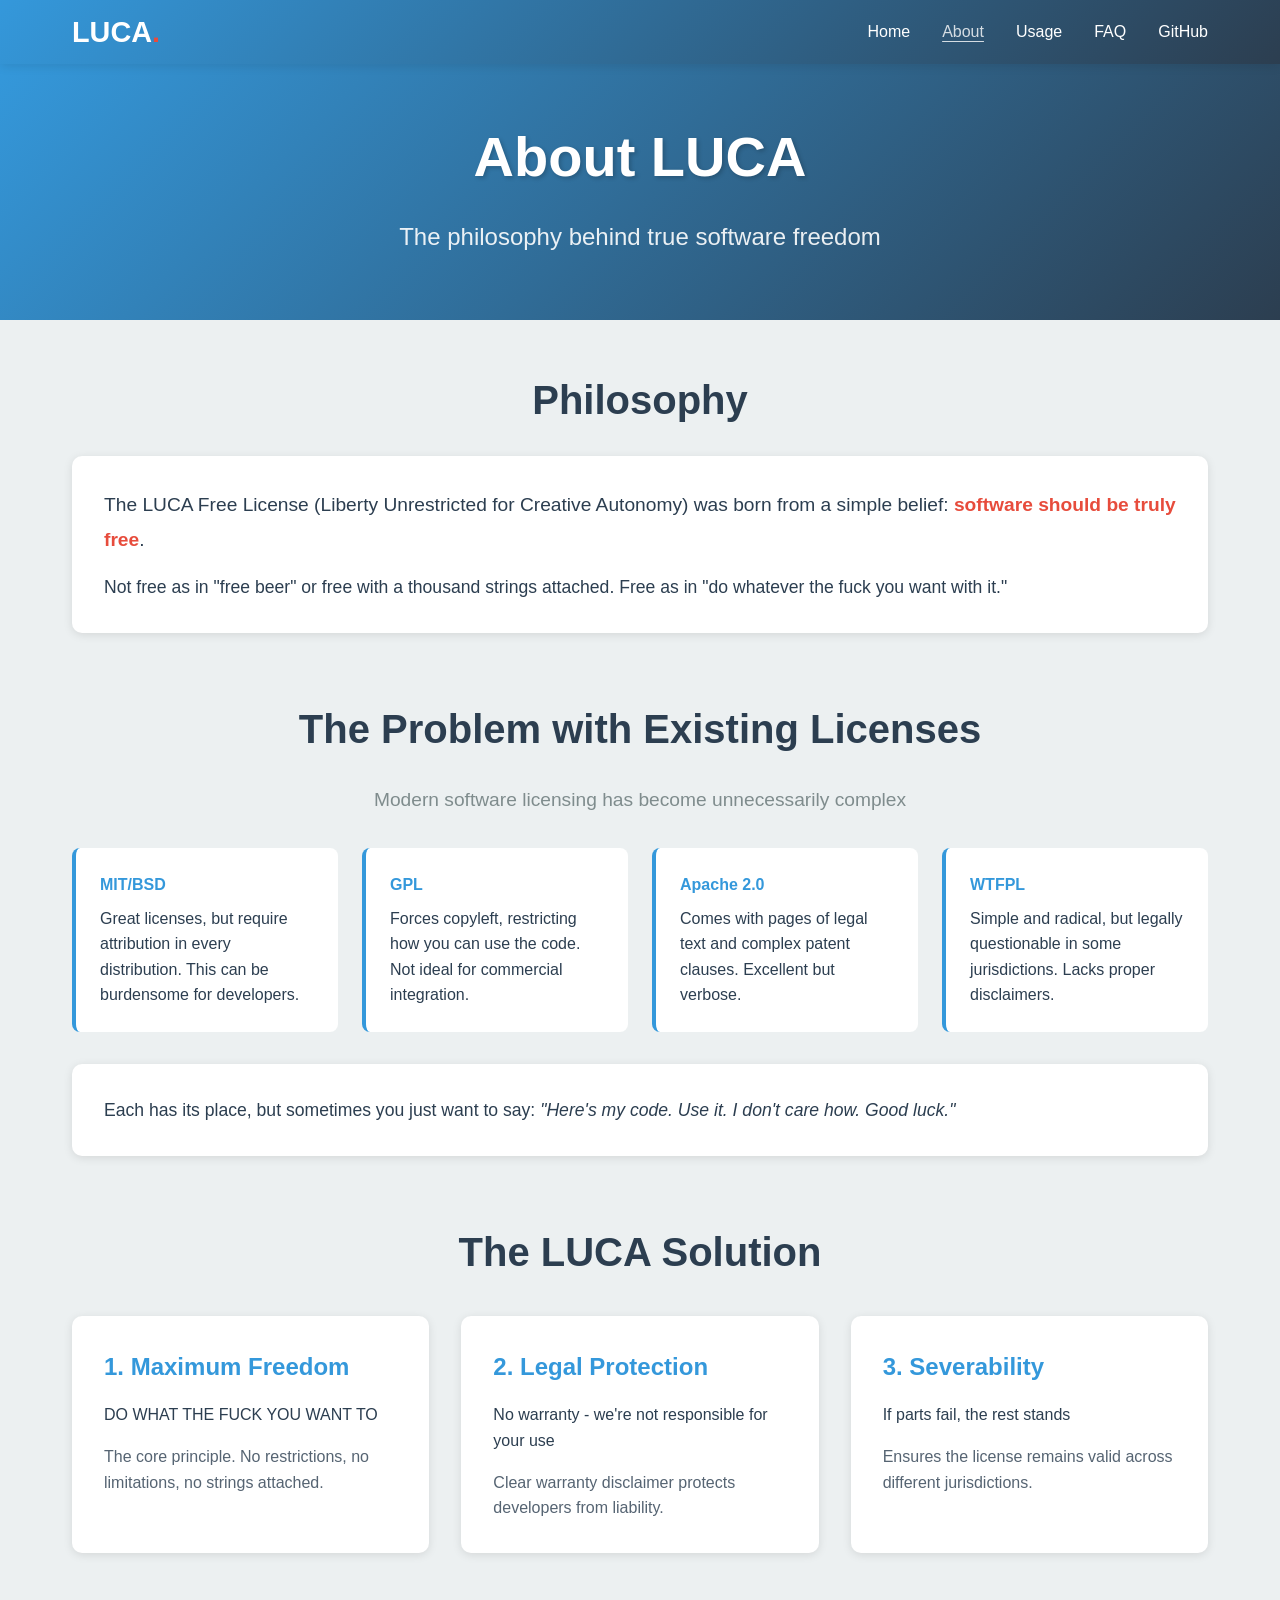
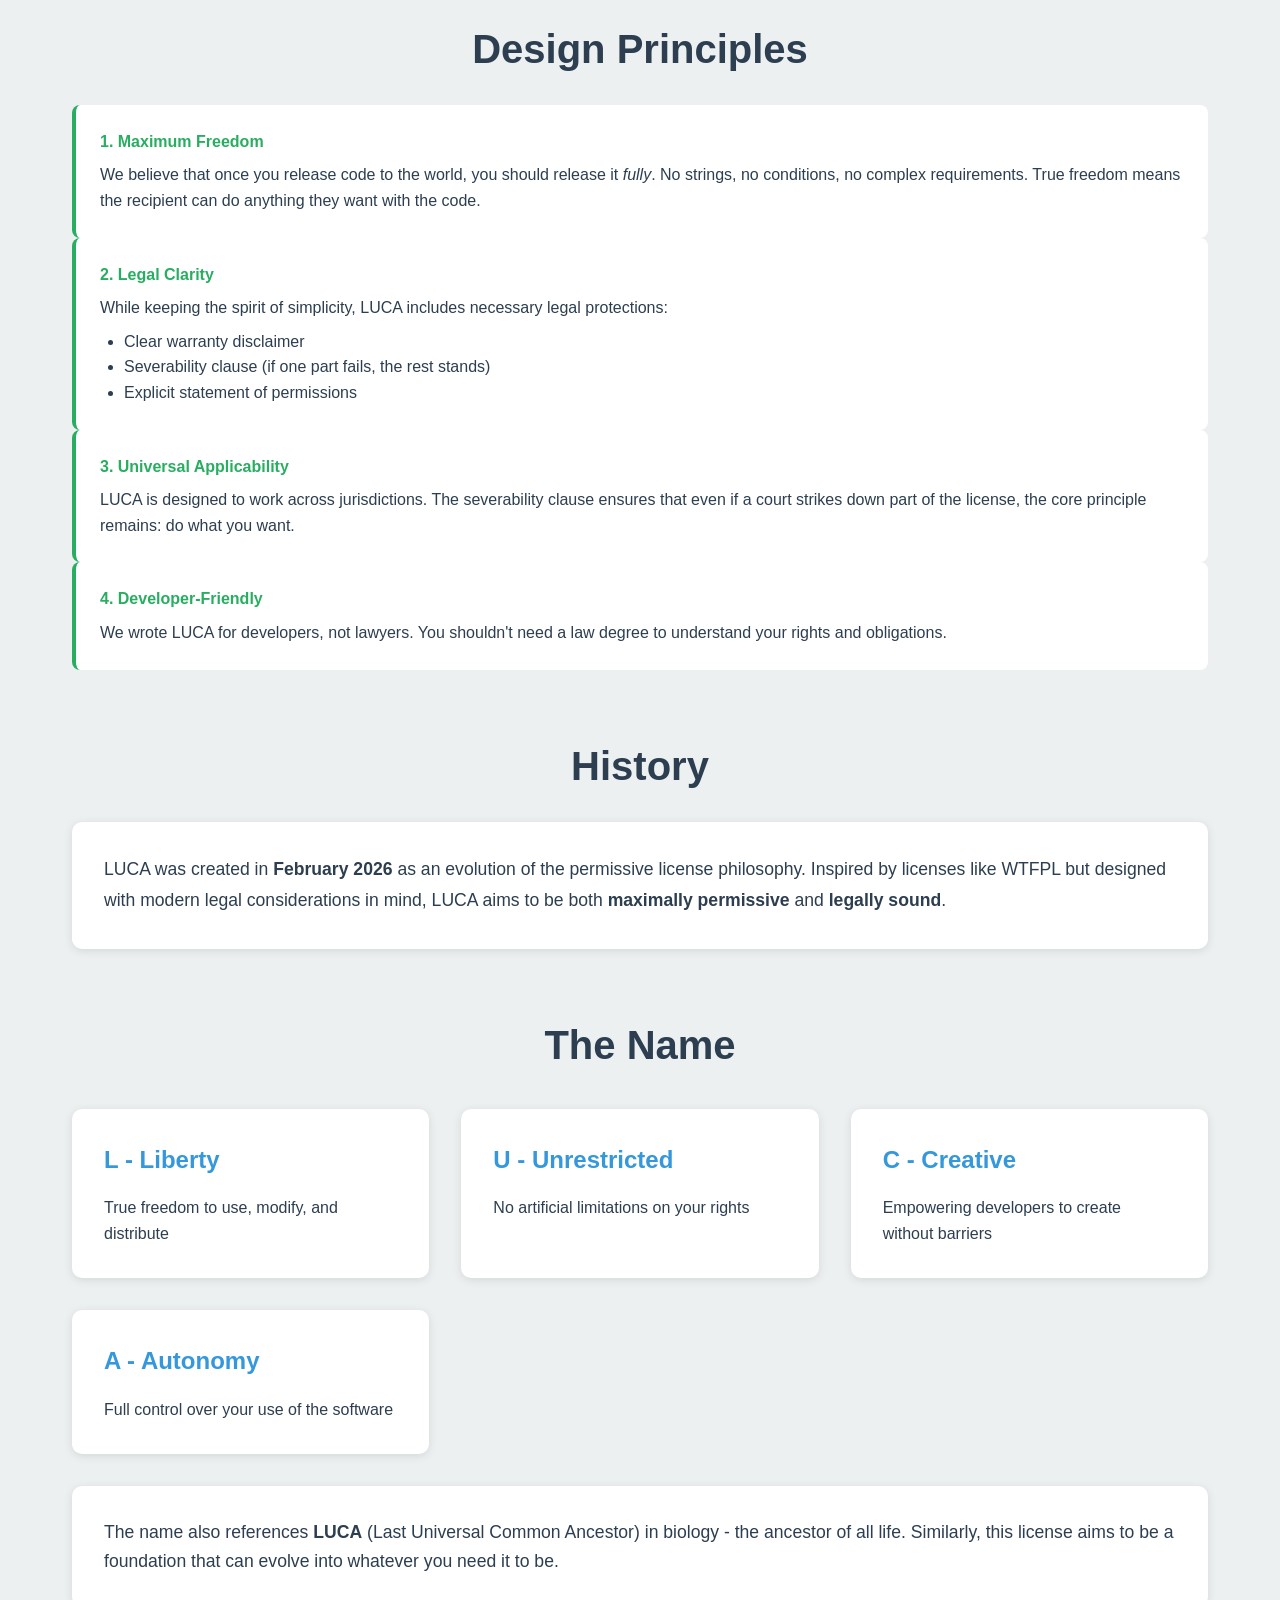
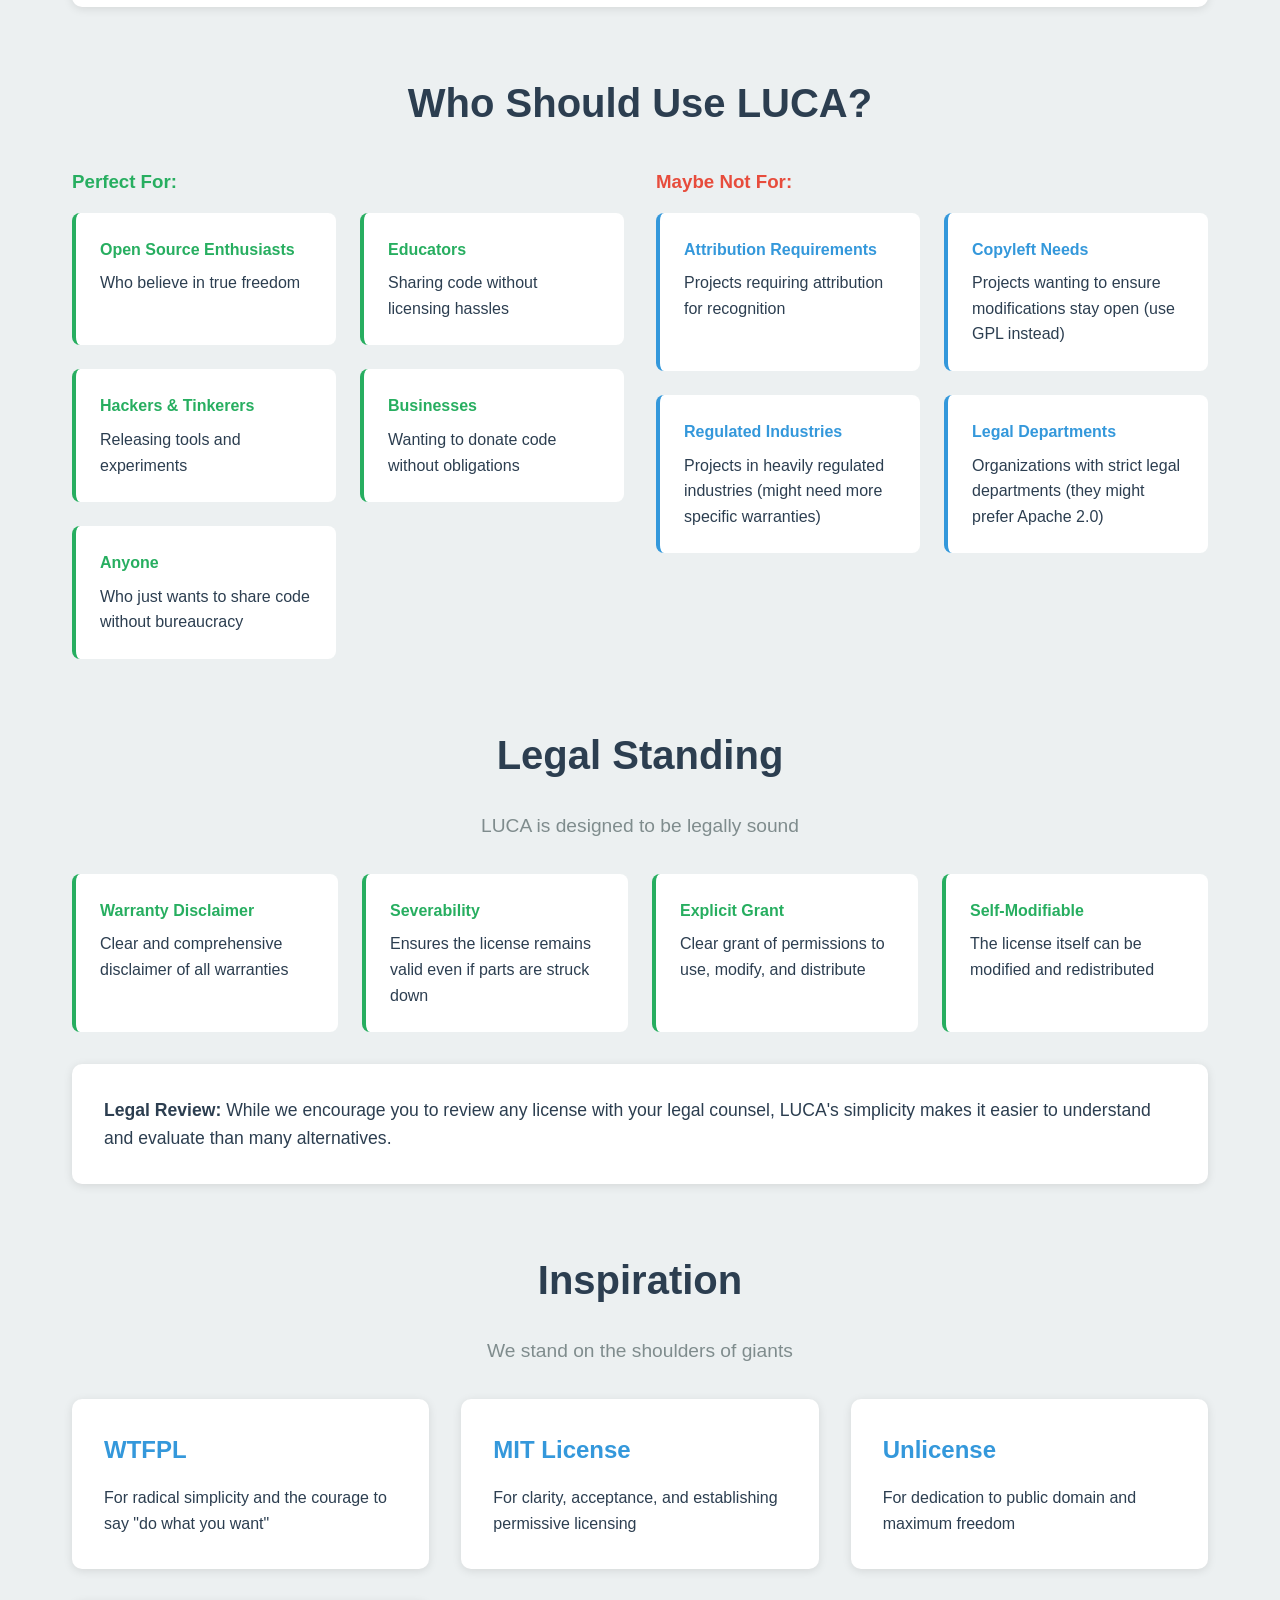
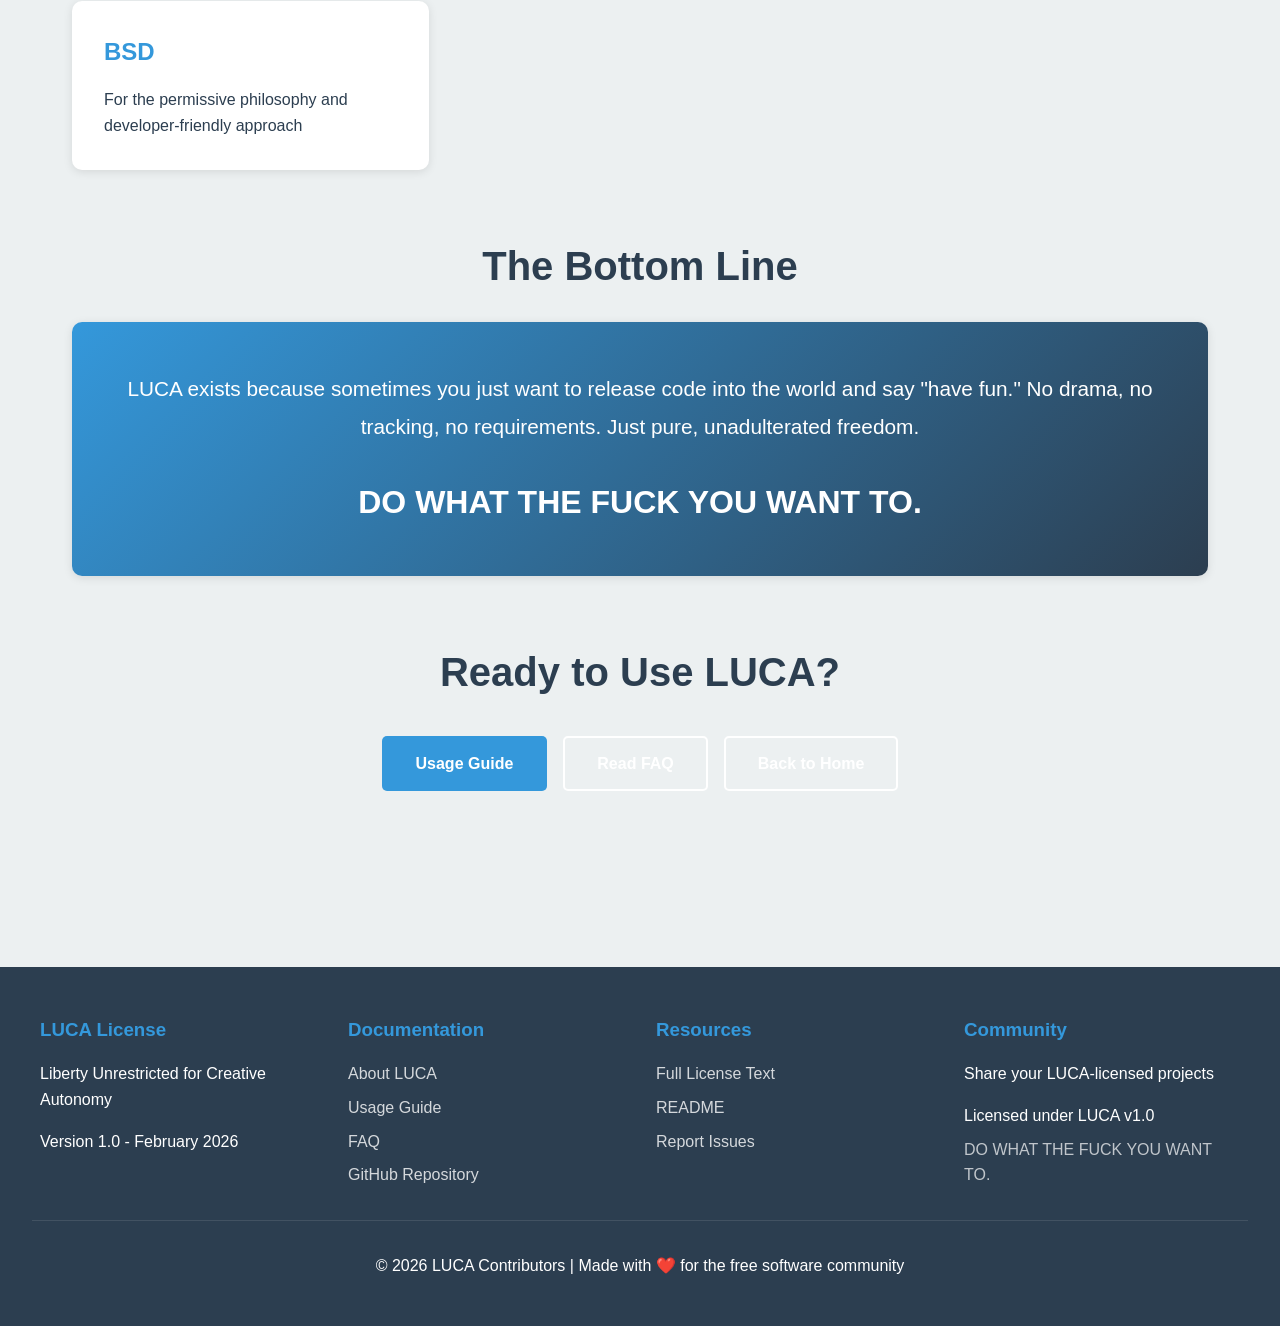
<file: docs/about.html>
<!DOCTYPE html>
<html lang="en">
<head>
    <meta charset="UTF-8">
    <meta name="viewport" content="width=device-width, initial-scale=1.0">
    <meta name="description" content="About LUCA Free License - Philosophy, design principles, and background.">
    <!-- Open Graph -->
    <meta property="og:type"        content="website">
    <meta property="og:url"         content="https://druvx13.github.io/LUCA/about.html">
    <meta property="og:title"       content="About LUCA - LUCA Free License">
    <meta property="og:description" content="The philosophy behind true software freedom - LUCA Free License.">
    <!-- Twitter Card -->
    <meta name="twitter:card"        content="summary">
    <meta name="twitter:title"       content="About LUCA - LUCA Free License">
    <meta name="twitter:description" content="The philosophy behind true software freedom.">
    <title>About LUCA - LUCA Free License</title>
    <link rel="stylesheet" href="style.css">
</head>
<body>
    <a href="#main-content" class="skip-link">Skip to main content</a>

    <header>
        <nav aria-label="Primary navigation">
            <a href="index.html" class="logo" aria-label="LUCA home">LUCA<span>.</span></a>
            <button class="hamburger" id="hamburger" aria-controls="nav-menu" aria-expanded="false" aria-label="Toggle navigation">
                <span></span>
                <span></span>
                <span></span>
            </button>
            <ul id="nav-menu" role="list">
                <li><a href="index.html">Home</a></li>
                <li><a href="about.html">About</a></li>
                <li><a href="usage.html">Usage</a></li>
                <li><a href="faq.html">FAQ</a></li>
                <li><a href="https://github.com/druvx13/LUCA" target="_blank" rel="noopener noreferrer">GitHub</a></li>
            </ul>
        </nav>
    </header>

    <section class="hero" style="padding: 3rem 2rem;">
        <h1>About LUCA</h1>
        <p class="subtitle">The philosophy behind true software freedom</p>
    </section>

    <main id="main-content">
    <div class="container">
        <section class="section">
            <h2 class="section-title">Philosophy</h2>
            
            <div class="card">
                <p style="font-size: 1.2rem; line-height: 1.8;">
                    The LUCA Free License (Liberty Unrestricted for Creative Autonomy) was born from a simple belief: 
                    <strong class="highlight">software should be truly free</strong>.
                </p>
                <p style="margin-top: 1rem; font-size: 1.1rem;">
                    Not free as in "free beer" or free with a thousand strings attached. 
                    Free as in "do whatever the fuck you want with it."
                </p>
            </div>
        </section>

        <section class="section">
            <h2 class="section-title">The Problem with Existing Licenses</h2>
            <p class="section-subtitle">Modern software licensing has become unnecessarily complex</p>
            
            <div class="features">
                <div class="feature">
                    <h4>MIT/BSD</h4>
                    <p>Great licenses, but require attribution in every distribution. This can be burdensome for developers.</p>
                </div>
                
                <div class="feature">
                    <h4>GPL</h4>
                    <p>Forces copyleft, restricting how you can use the code. Not ideal for commercial integration.</p>
                </div>
                
                <div class="feature">
                    <h4>Apache 2.0</h4>
                    <p>Comes with pages of legal text and complex patent clauses. Excellent but verbose.</p>
                </div>
                
                <div class="feature">
                    <h4>WTFPL</h4>
                    <p>Simple and radical, but legally questionable in some jurisdictions. Lacks proper disclaimers.</p>
                </div>
            </div>
            
            <div class="card mt-2">
                <p style="font-size: 1.1rem;">
                    Each has its place, but sometimes you just want to say: 
                    <em>"Here's my code. Use it. I don't care how. Good luck."</em>
                </p>
            </div>
        </section>

        <section class="section">
            <h2 class="section-title">The LUCA Solution</h2>
            
            <div class="cards">
                <div class="card">
                    <h3>1. Maximum Freedom</h3>
                    <p>DO WHAT THE FUCK YOU WANT TO</p>
                    <p style="margin-top: 1rem; opacity: 0.8;">The core principle. No restrictions, no limitations, no strings attached.</p>
                </div>
                
                <div class="card">
                    <h3>2. Legal Protection</h3>
                    <p>No warranty - we're not responsible for your use</p>
                    <p style="margin-top: 1rem; opacity: 0.8;">Clear warranty disclaimer protects developers from liability.</p>
                </div>
                
                <div class="card">
                    <h3>3. Severability</h3>
                    <p>If parts fail, the rest stands</p>
                    <p style="margin-top: 1rem; opacity: 0.8;">Ensures the license remains valid across different jurisdictions.</p>
                </div>
            </div>
        </section>

        <section class="section">
            <h2 class="section-title">Design Principles</h2>
            
            <div class="feature success">
                <h4>1. Maximum Freedom</h4>
                <p>We believe that once you release code to the world, you should release it <em>fully</em>. No strings, no conditions, no complex requirements. True freedom means the recipient can do anything they want with the code.</p>
            </div>
            
            <div class="feature success">
                <h4>2. Legal Clarity</h4>
                <p>While keeping the spirit of simplicity, LUCA includes necessary legal protections:</p>
                <ul style="margin-top: 0.5rem; margin-left: 1.5rem;">
                    <li>Clear warranty disclaimer</li>
                    <li>Severability clause (if one part fails, the rest stands)</li>
                    <li>Explicit statement of permissions</li>
                </ul>
            </div>
            
            <div class="feature success">
                <h4>3. Universal Applicability</h4>
                <p>LUCA is designed to work across jurisdictions. The severability clause ensures that even if a court strikes down part of the license, the core principle remains: do what you want.</p>
            </div>
            
            <div class="feature success">
                <h4>4. Developer-Friendly</h4>
                <p>We wrote LUCA for developers, not lawyers. You shouldn't need a law degree to understand your rights and obligations.</p>
            </div>
        </section>

        <section class="section">
            <h2 class="section-title">History</h2>
            
            <div class="card">
                <p style="font-size: 1.1rem; line-height: 1.8;">
                    LUCA was created in <strong>February 2026</strong> as an evolution of the permissive license philosophy. 
                    Inspired by licenses like WTFPL but designed with modern legal considerations in mind, 
                    LUCA aims to be both <strong>maximally permissive</strong> and <strong>legally sound</strong>.
                </p>
            </div>
        </section>

        <section class="section">
            <h2 class="section-title">The Name</h2>
            
            <div class="cards">
                <div class="card">
                    <h3>L - Liberty</h3>
                    <p>True freedom to use, modify, and distribute</p>
                </div>
                
                <div class="card">
                    <h3>U - Unrestricted</h3>
                    <p>No artificial limitations on your rights</p>
                </div>
                
                <div class="card">
                    <h3>C - Creative</h3>
                    <p>Empowering developers to create without barriers</p>
                </div>
                
                <div class="card">
                    <h3>A - Autonomy</h3>
                    <p>Full control over your use of the software</p>
                </div>
            </div>
            
            <div class="card mt-2">
                <p style="font-size: 1.1rem;">
                    The name also references <strong>LUCA</strong> (Last Universal Common Ancestor) in biology - 
                    the ancestor of all life. Similarly, this license aims to be a foundation that can evolve into whatever you need it to be.
                </p>
            </div>
        </section>

        <section class="section">
            <h2 class="section-title">Who Should Use LUCA?</h2>
            
            <div class="two-col-grid">
                <div>
                    <h3 style="color: var(--success-color); margin-bottom: 1rem;">Perfect For:</h3>
                    <div class="features">
                        <div class="feature success">
                            <h4>Open Source Enthusiasts</h4>
                            <p>Who believe in true freedom</p>
                        </div>
                        <div class="feature success">
                            <h4>Educators</h4>
                            <p>Sharing code without licensing hassles</p>
                        </div>
                        <div class="feature success">
                            <h4>Hackers & Tinkerers</h4>
                            <p>Releasing tools and experiments</p>
                        </div>
                        <div class="feature success">
                            <h4>Businesses</h4>
                            <p>Wanting to donate code without obligations</p>
                        </div>
                        <div class="feature success">
                            <h4>Anyone</h4>
                            <p>Who just wants to share code without bureaucracy</p>
                        </div>
                    </div>
                </div>
                
                <div>
                    <h3 style="color: var(--accent-color); margin-bottom: 1rem;">Maybe Not For:</h3>
                    <div class="features">
                        <div class="feature">
                            <h4>Attribution Requirements</h4>
                            <p>Projects requiring attribution for recognition</p>
                        </div>
                        <div class="feature">
                            <h4>Copyleft Needs</h4>
                            <p>Projects wanting to ensure modifications stay open (use GPL instead)</p>
                        </div>
                        <div class="feature">
                            <h4>Regulated Industries</h4>
                            <p>Projects in heavily regulated industries (might need more specific warranties)</p>
                        </div>
                        <div class="feature">
                            <h4>Legal Departments</h4>
                            <p>Organizations with strict legal departments (they might prefer Apache 2.0)</p>
                        </div>
                    </div>
                </div>
            </div>
        </section>

        <section class="section">
            <h2 class="section-title">Legal Standing</h2>
            <p class="section-subtitle">LUCA is designed to be legally sound</p>
            
            <div class="features">
                <div class="feature success">
                    <h4>Warranty Disclaimer</h4>
                    <p>Clear and comprehensive disclaimer of all warranties</p>
                </div>
                
                <div class="feature success">
                    <h4>Severability</h4>
                    <p>Ensures the license remains valid even if parts are struck down</p>
                </div>
                
                <div class="feature success">
                    <h4>Explicit Grant</h4>
                    <p>Clear grant of permissions to use, modify, and distribute</p>
                </div>
                
                <div class="feature success">
                    <h4>Self-Modifiable</h4>
                    <p>The license itself can be modified and redistributed</p>
                </div>
            </div>
            
            <div class="card mt-2">
                <p style="font-size: 1.1rem;">
                    <strong>Legal Review:</strong> While we encourage you to review any license with your legal counsel, 
                    LUCA's simplicity makes it easier to understand and evaluate than many alternatives.
                </p>
            </div>
        </section>

        <section class="section">
            <h2 class="section-title">Inspiration</h2>
            <p class="section-subtitle">We stand on the shoulders of giants</p>
            
            <div class="cards">
                <div class="card">
                    <h3>WTFPL</h3>
                    <p>For radical simplicity and the courage to say "do what you want"</p>
                </div>
                
                <div class="card">
                    <h3>MIT License</h3>
                    <p>For clarity, acceptance, and establishing permissive licensing</p>
                </div>
                
                <div class="card">
                    <h3>Unlicense</h3>
                    <p>For dedication to public domain and maximum freedom</p>
                </div>
                
                <div class="card">
                    <h3>BSD</h3>
                    <p>For the permissive philosophy and developer-friendly approach</p>
                </div>
            </div>
        </section>

        <section class="section">
            <h2 class="section-title">The Bottom Line</h2>
            
            <div class="card" style="background: linear-gradient(135deg, var(--primary-color) 0%, var(--secondary-color) 100%); color: white; padding: 3rem;">
                <p style="font-size: 1.3rem; line-height: 1.8; text-align: center;">
                    LUCA exists because sometimes you just want to release code into the world and say "have fun." 
                    No drama, no tracking, no requirements. Just pure, unadulterated freedom.
                </p>
                <p style="font-size: 2rem; text-align: center; margin-top: 2rem; font-weight: bold;">
                    DO WHAT THE FUCK YOU WANT TO.
                </p>
            </div>
        </section>

        <section class="section text-center">
            <h2 class="section-title">Ready to Use LUCA?</h2>
            <div class="hero-buttons">
                <a href="usage.html" class="btn btn-primary">Usage Guide</a>
                <a href="faq.html" class="btn btn-secondary">Read FAQ</a>
                <a href="index.html" class="btn btn-secondary">Back to Home</a>
            </div>
        </section>
    </div>
    </main>

    <footer>
        <div class="footer-content">
            <div class="footer-section">
                <h3>LUCA License</h3>
                <p>Liberty Unrestricted for Creative Autonomy</p>
                <p style="margin-top: 1rem;">Version 1.0 - February 2026</p>
            </div>
            
            <div class="footer-section">
                <h3>Documentation</h3>
                <ul>
                    <li><a href="about.html">About LUCA</a></li>
                    <li><a href="usage.html">Usage Guide</a></li>
                    <li><a href="faq.html">FAQ</a></li>
                    <li><a href="https://github.com/druvx13/LUCA" rel="noopener noreferrer">GitHub Repository</a></li>
                </ul>
            </div>
            
            <div class="footer-section">
                <h3>Resources</h3>
                <ul>
                    <li><a href="https://github.com/druvx13/LUCA/blob/main/COPYING" rel="noopener noreferrer">Full License Text</a></li>
                    <li><a href="https://github.com/druvx13/LUCA/blob/main/README.md" rel="noopener noreferrer">README</a></li>
                    <li><a href="https://github.com/druvx13/LUCA/issues" rel="noopener noreferrer">Report Issues</a></li>
                </ul>
            </div>
            
            <div class="footer-section">
                <h3>Community</h3>
                <p>Share your LUCA-licensed projects</p>
                <p style="margin-top: 1rem;">Licensed under LUCA v1.0</p>
                <p style="margin-top: 0.5rem; opacity: 0.7;">DO WHAT THE FUCK YOU WANT TO.</p>
            </div>
        </div>
        
        <div class="footer-bottom">
            <p>&copy; 2026 LUCA Contributors | Made with ❤️ for the free software community</p>
        </div>
    </footer>
    <script src="js/main.js"></script>
</body>
</html>
</file>
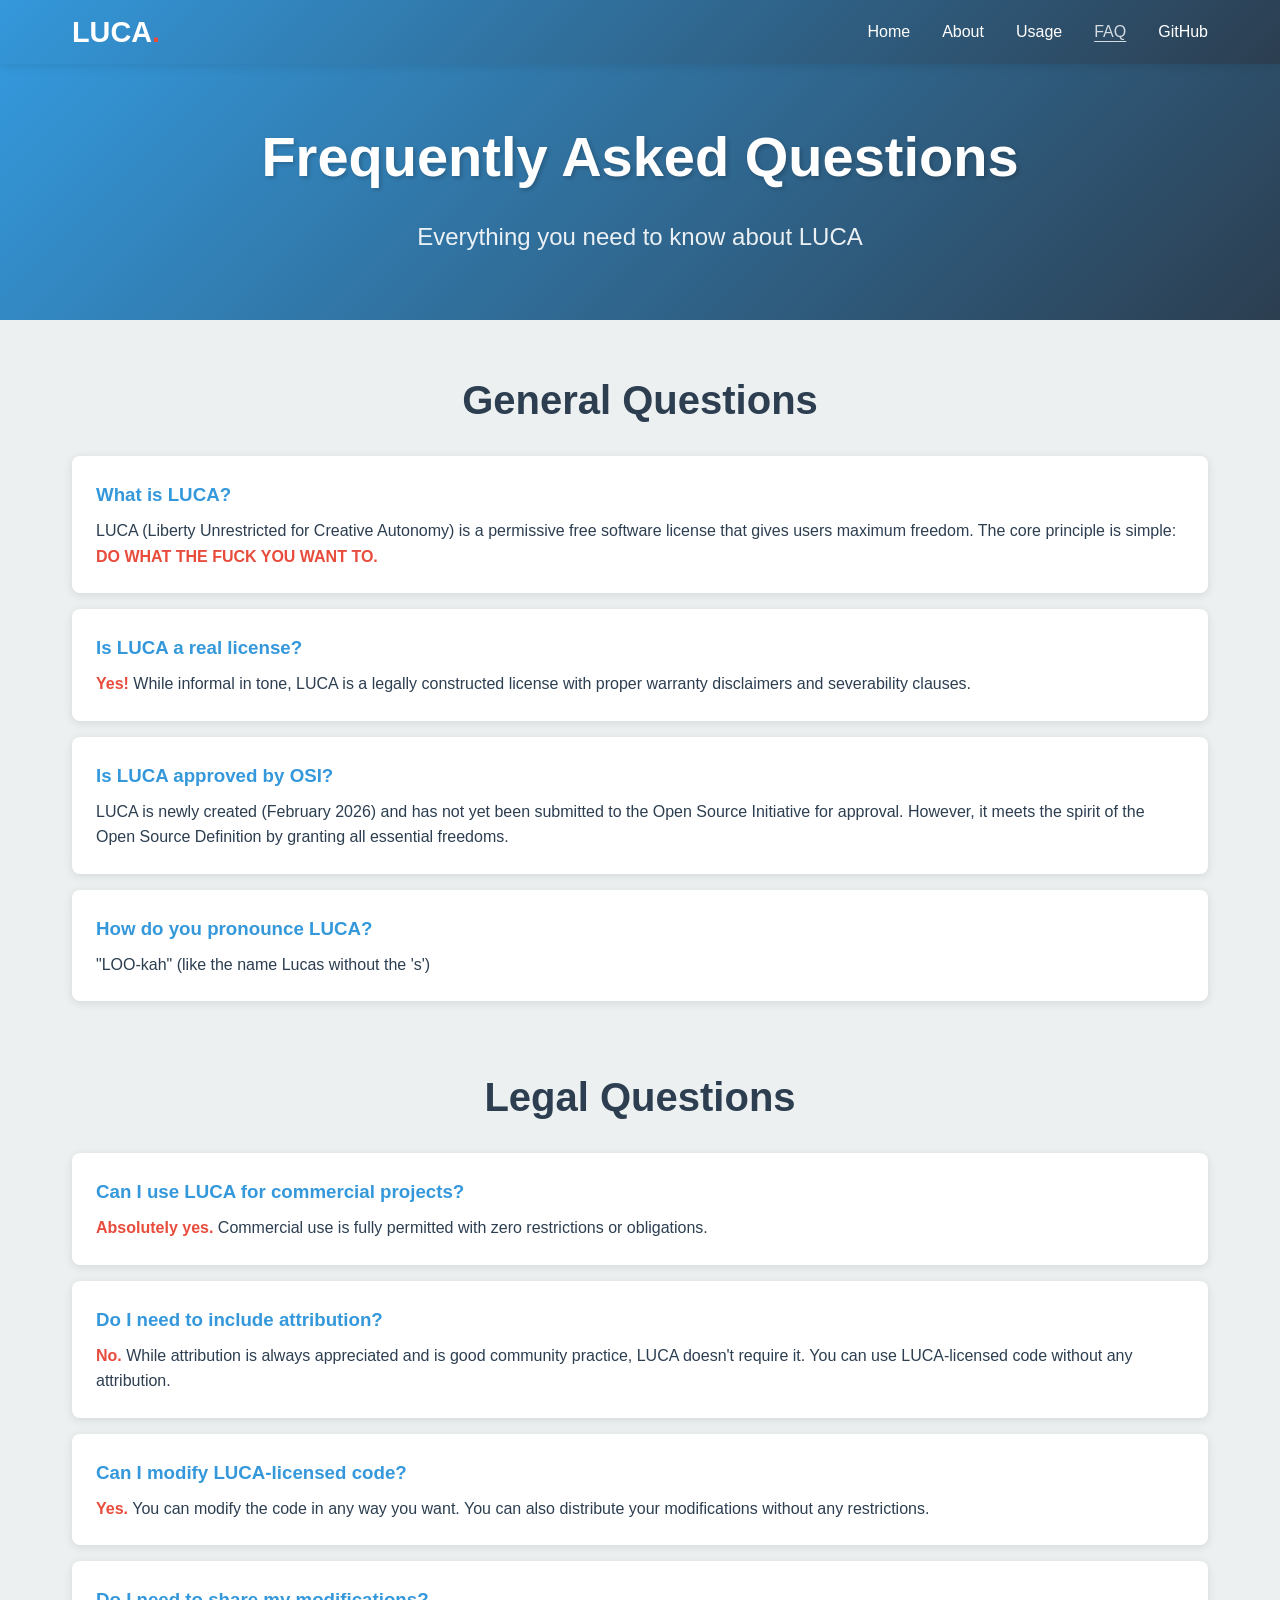
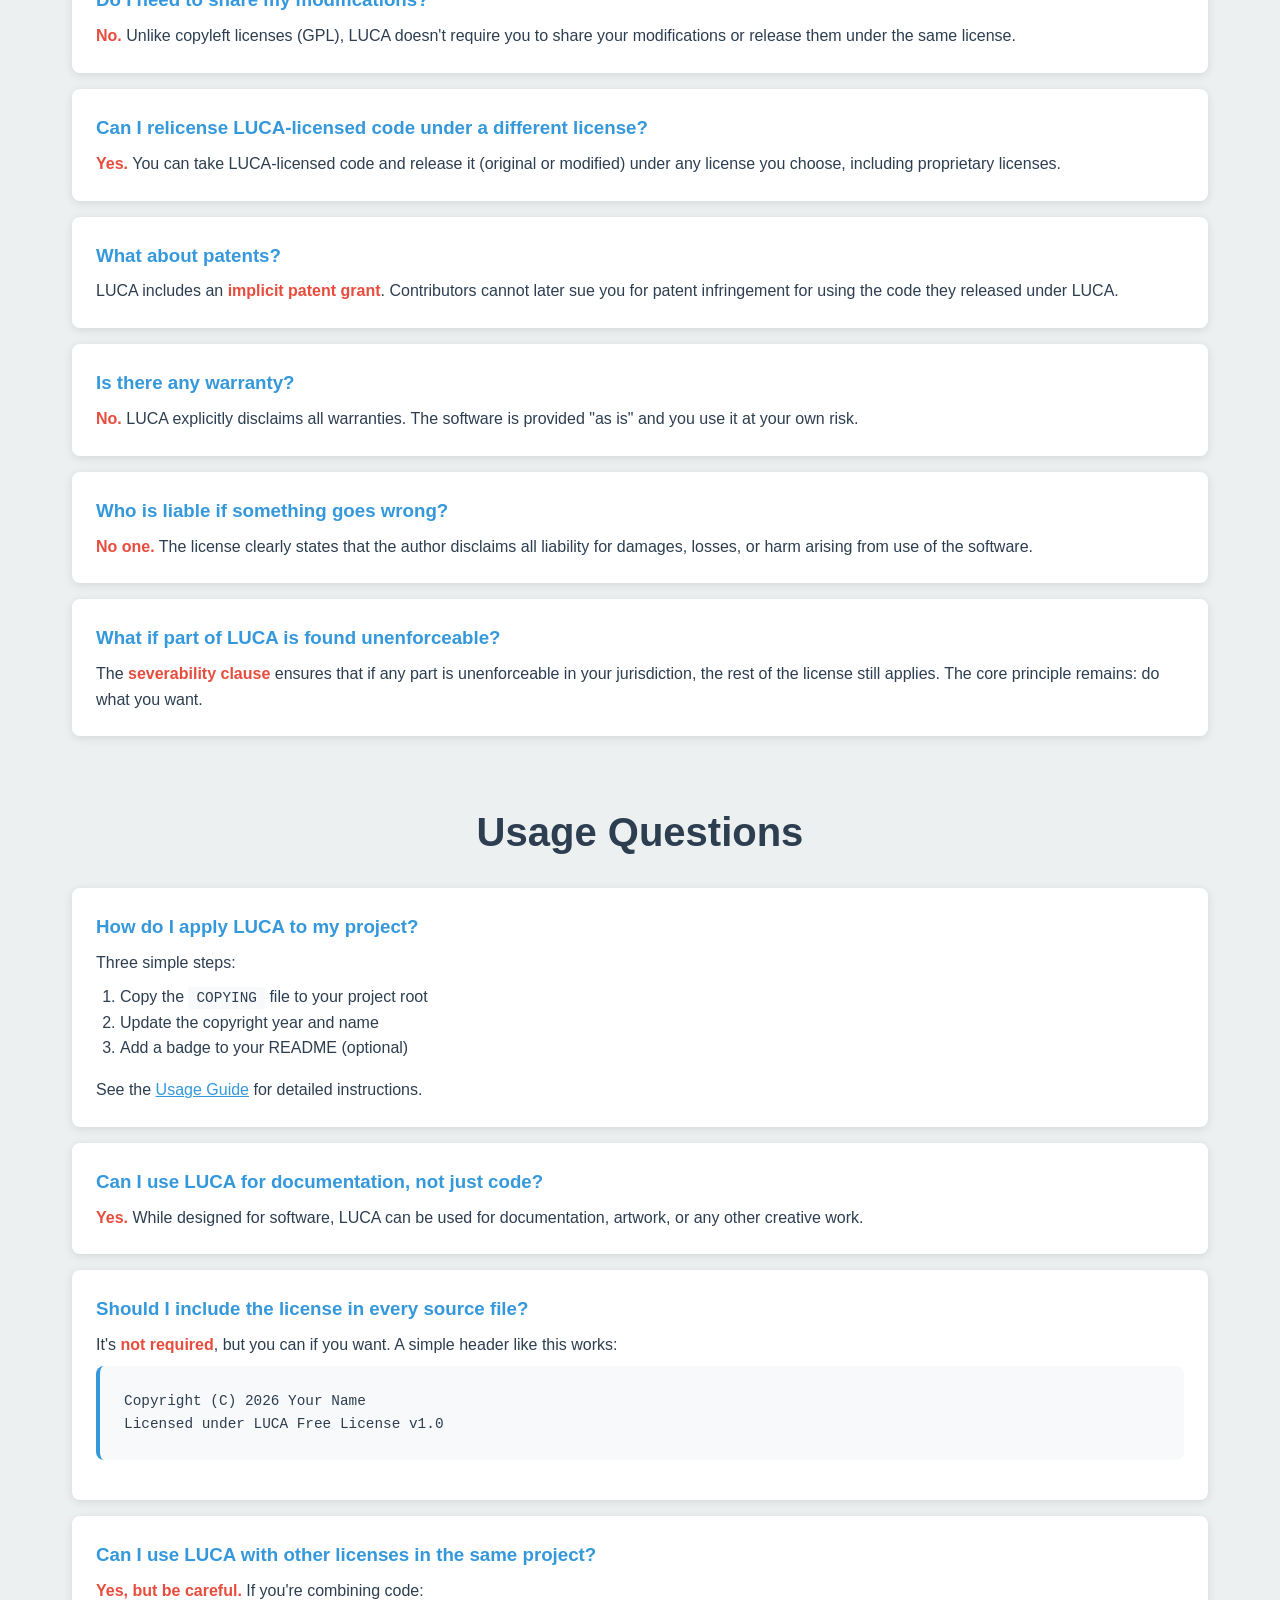
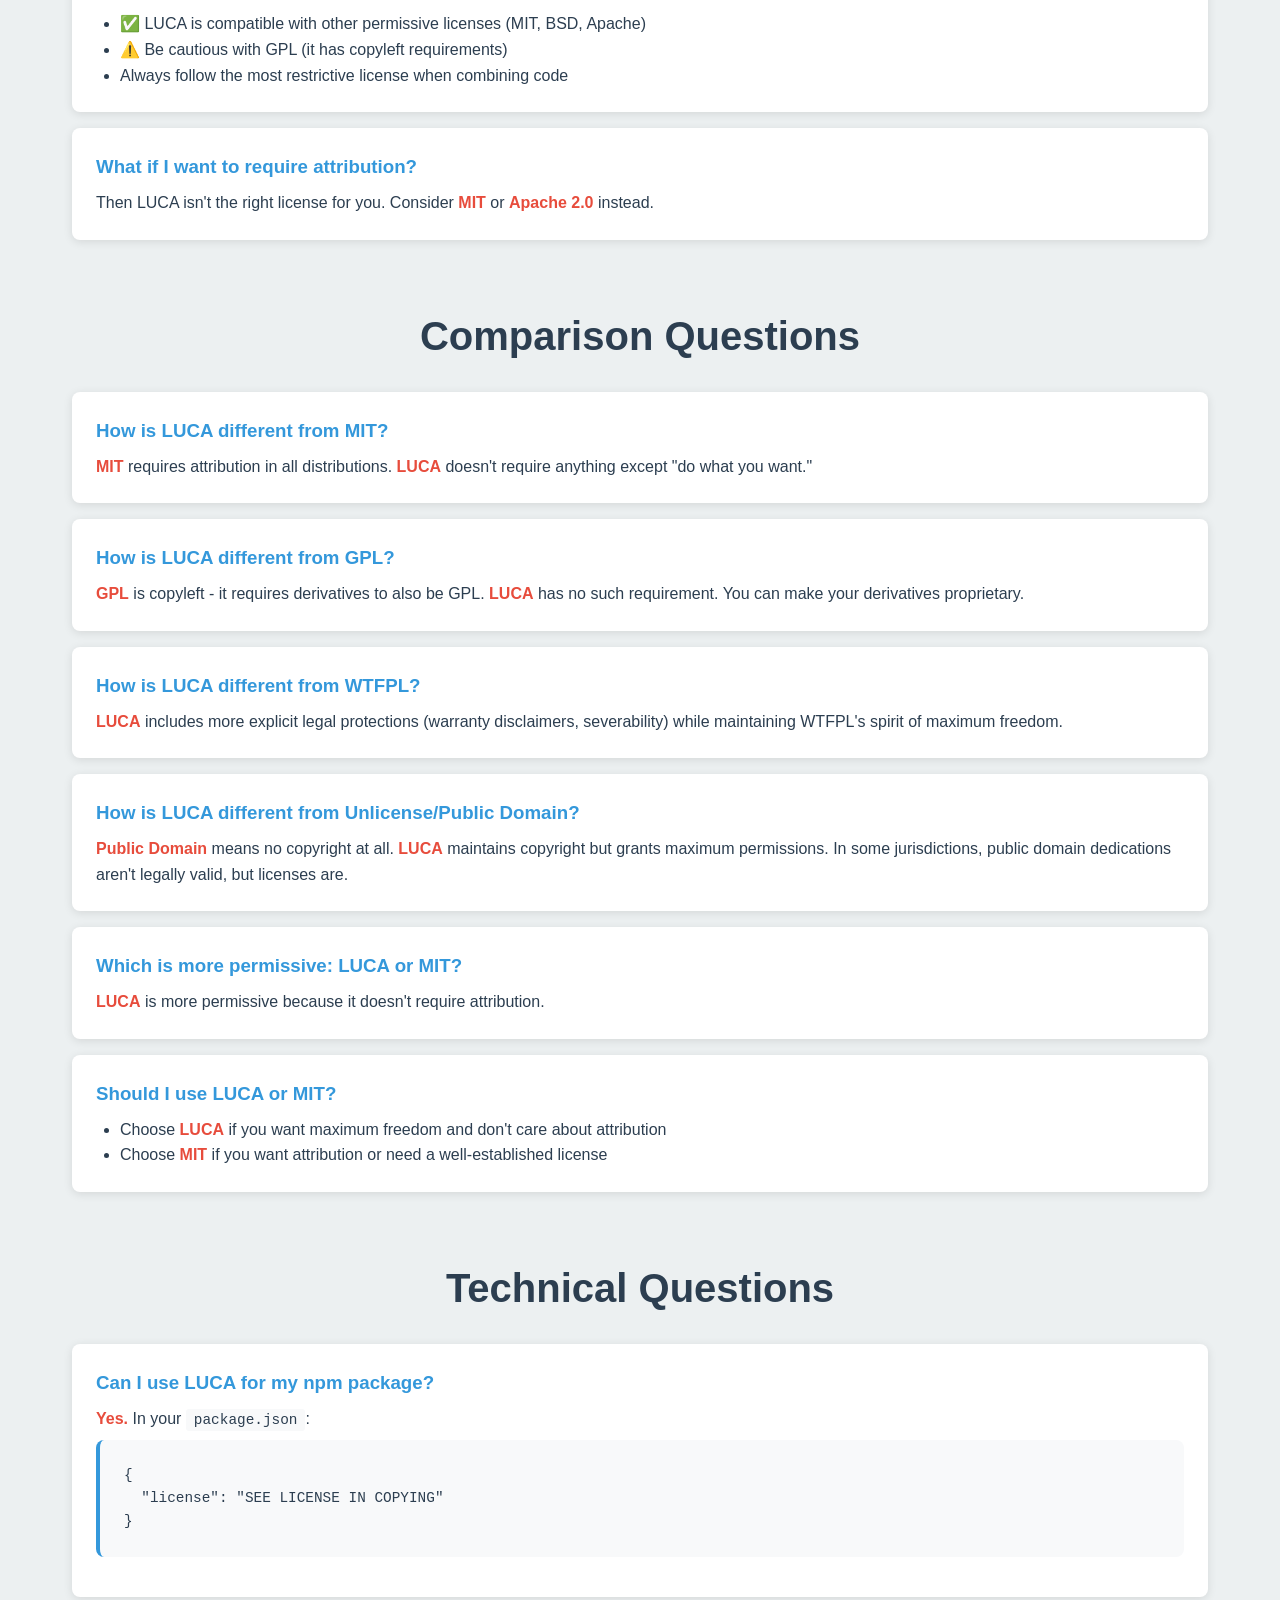
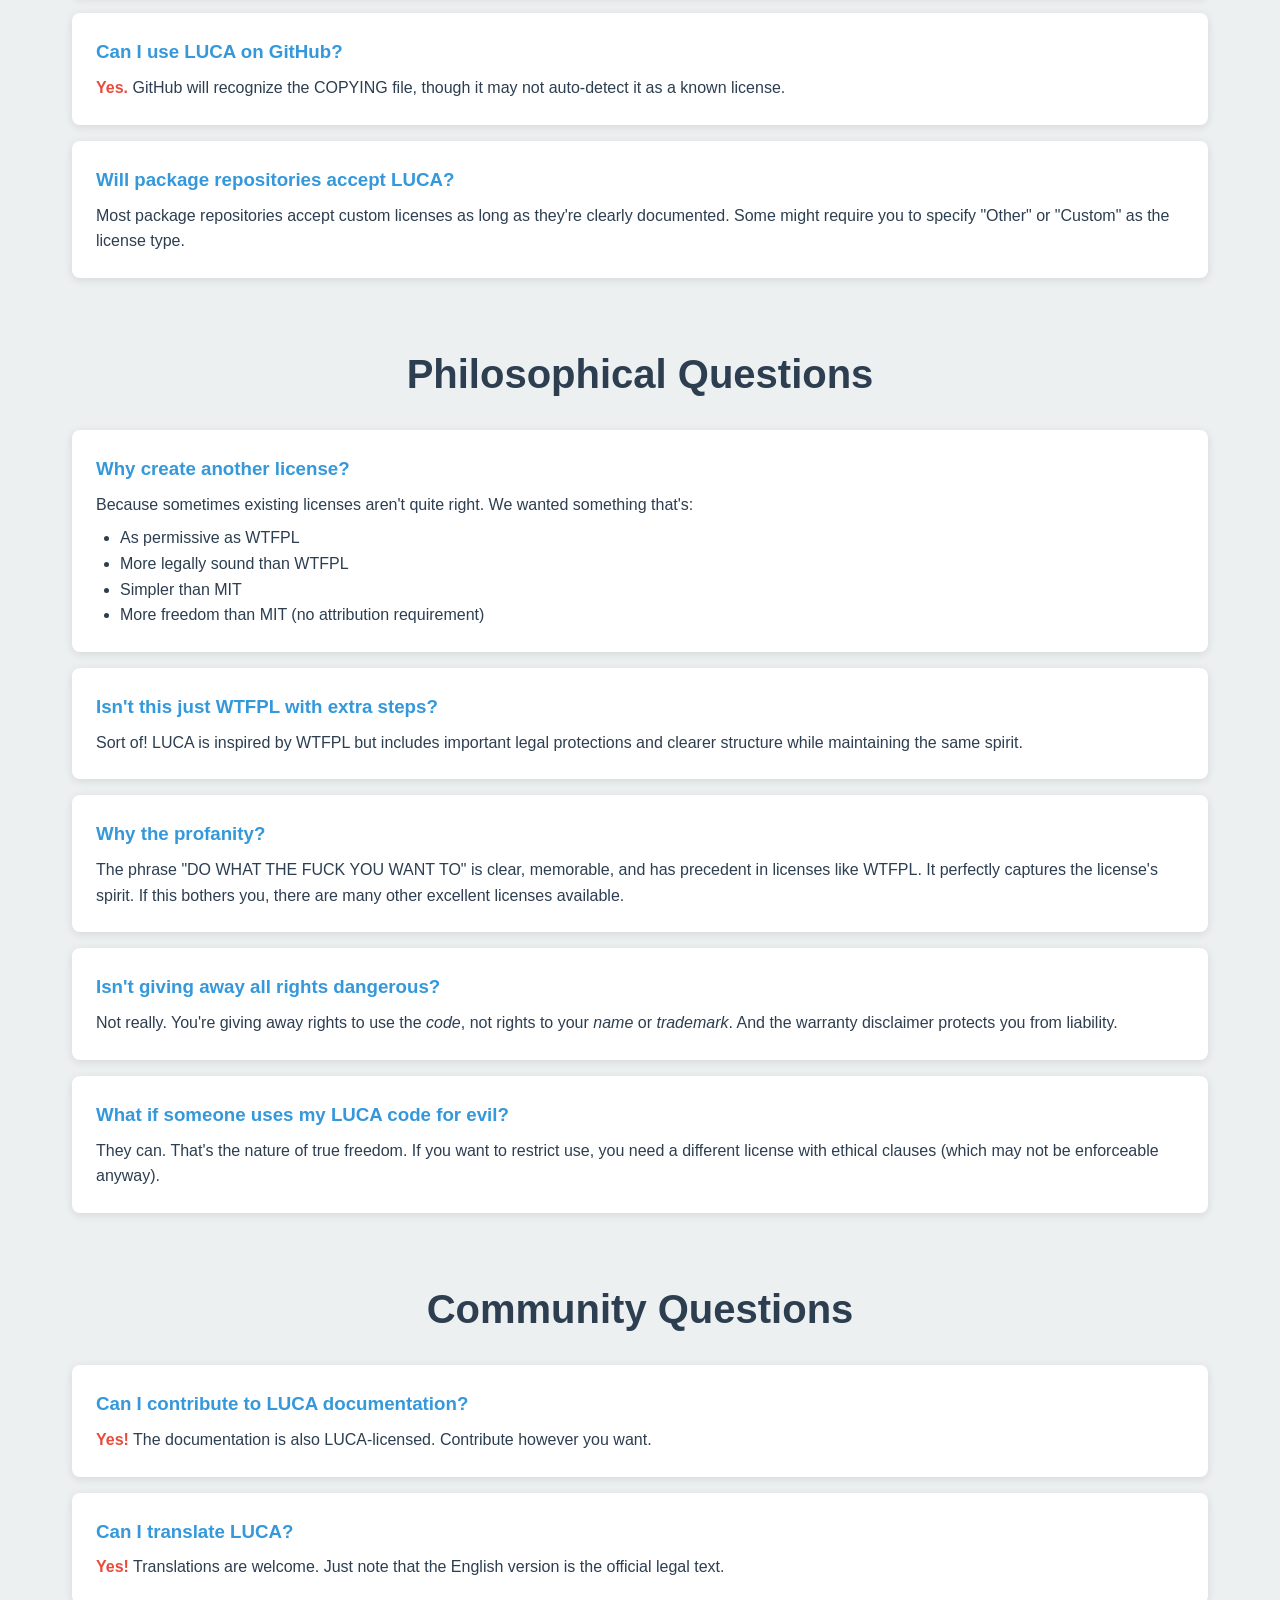
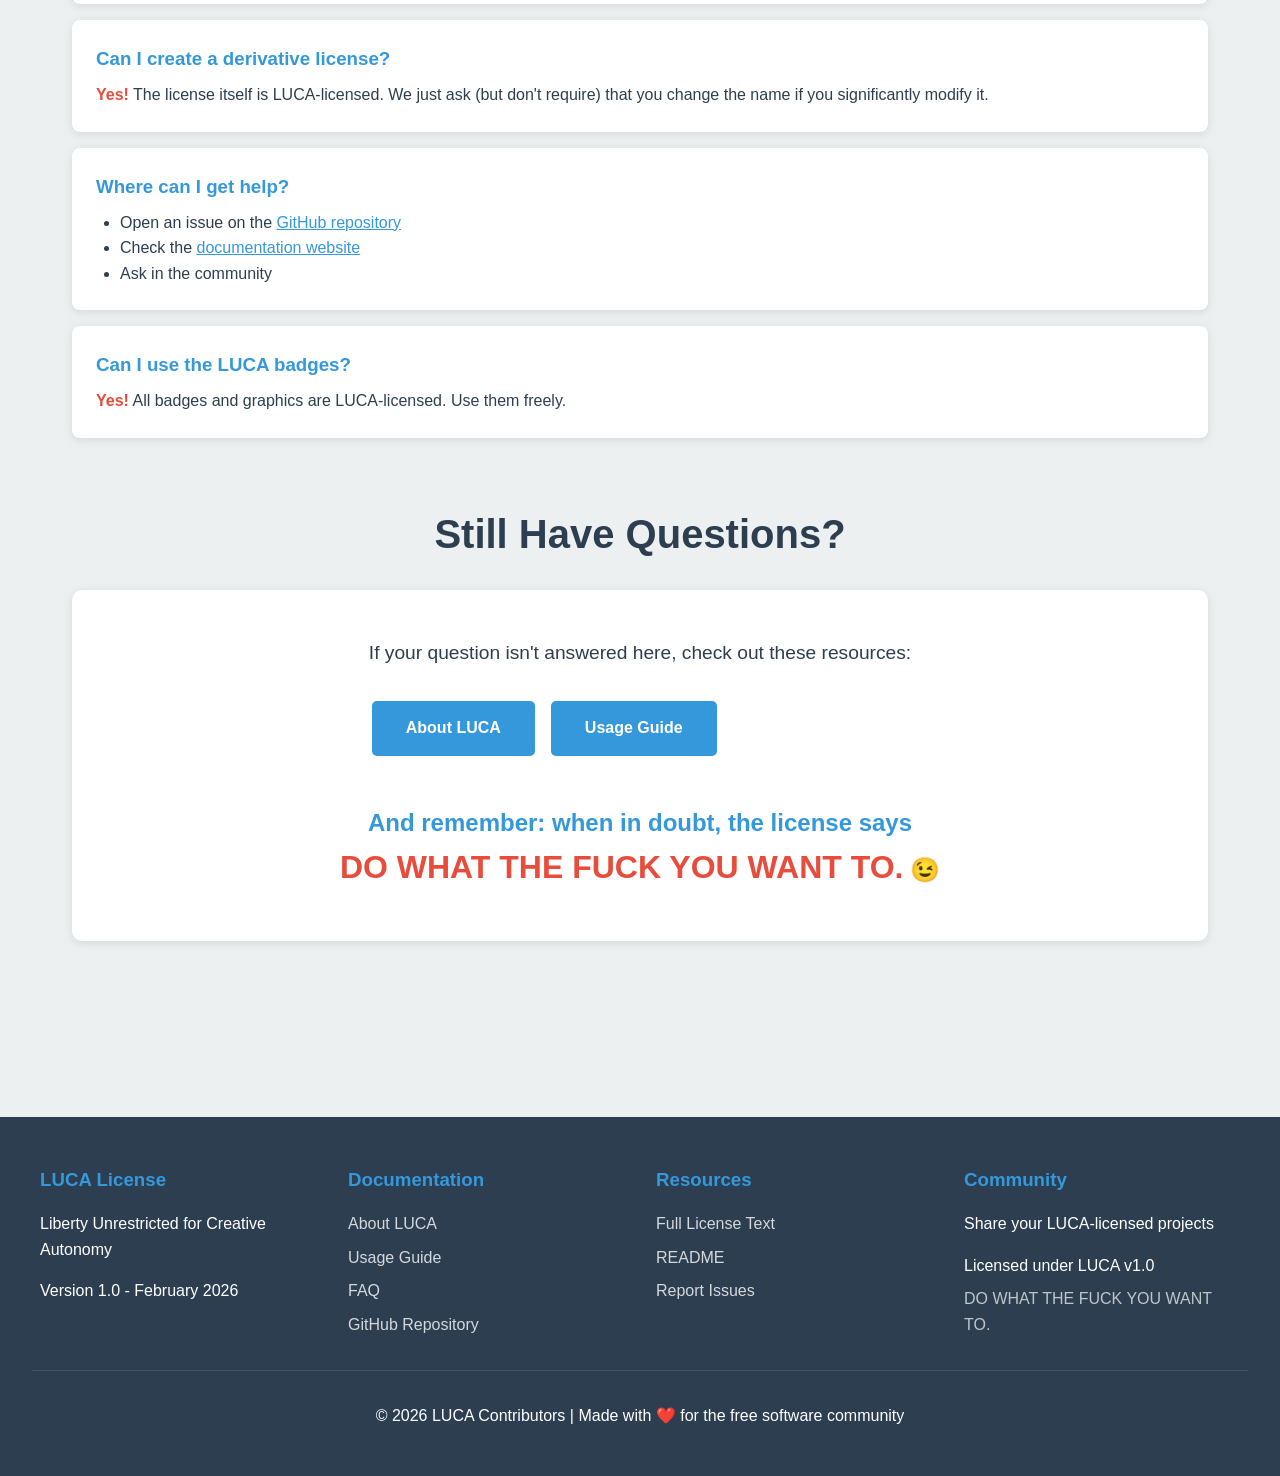
<file: docs/faq.html>
<!DOCTYPE html>
<html lang="en">
<head>
    <meta charset="UTF-8">
    <meta name="viewport" content="width=device-width, initial-scale=1.0">
    <meta name="description" content="Frequently Asked Questions about LUCA Free License">
    <!-- Open Graph -->
    <meta property="og:type"        content="website">
    <meta property="og:url"         content="https://druvx13.github.io/LUCA/faq.html">
    <meta property="og:title"       content="FAQ - LUCA Free License">
    <meta property="og:description" content="Frequently Asked Questions about the LUCA Free License.">
    <!-- Twitter Card -->
    <meta name="twitter:card"        content="summary">
    <meta name="twitter:title"       content="FAQ - LUCA Free License">
    <meta name="twitter:description" content="Frequently Asked Questions about the LUCA Free License.">
    <title>FAQ - LUCA Free License</title>
    <link rel="stylesheet" href="style.css">
</head>
<body>
    <a href="#main-content" class="skip-link">Skip to main content</a>

    <header>
        <nav aria-label="Primary navigation">
            <a href="index.html" class="logo" aria-label="LUCA home">LUCA<span>.</span></a>
            <button class="hamburger" id="hamburger" aria-controls="nav-menu" aria-expanded="false" aria-label="Toggle navigation">
                <span></span>
                <span></span>
                <span></span>
            </button>
            <ul id="nav-menu" role="list">
                <li><a href="index.html">Home</a></li>
                <li><a href="about.html">About</a></li>
                <li><a href="usage.html">Usage</a></li>
                <li><a href="faq.html">FAQ</a></li>
                <li><a href="https://github.com/druvx13/LUCA" target="_blank" rel="noopener noreferrer">GitHub</a></li>
            </ul>
        </nav>
    </header>

    <section class="hero" style="padding: 3rem 2rem;">
        <h1>Frequently Asked Questions</h1>
        <p class="subtitle">Everything you need to know about LUCA</p>
    </section>

    <main id="main-content">
    <div class="container">
        <section class="section">
            <h2 class="section-title">General Questions</h2>
            
            <div class="faq-item">
                <h3>What is LUCA?</h3>
                <p>LUCA (Liberty Unrestricted for Creative Autonomy) is a permissive free software license that gives users maximum freedom. The core principle is simple: <strong>DO WHAT THE FUCK YOU WANT TO.</strong></p>
            </div>
            
            <div class="faq-item">
                <h3>Is LUCA a real license?</h3>
                <p><strong>Yes!</strong> While informal in tone, LUCA is a legally constructed license with proper warranty disclaimers and severability clauses.</p>
            </div>
            
            <div class="faq-item">
                <h3>Is LUCA approved by OSI?</h3>
                <p>LUCA is newly created (February 2026) and has not yet been submitted to the Open Source Initiative for approval. However, it meets the spirit of the Open Source Definition by granting all essential freedoms.</p>
            </div>
            
            <div class="faq-item">
                <h3>How do you pronounce LUCA?</h3>
                <p>"LOO-kah" (like the name Lucas without the 's')</p>
            </div>
        </section>

        <section class="section">
            <h2 class="section-title">Legal Questions</h2>
            
            <div class="faq-item">
                <h3>Can I use LUCA for commercial projects?</h3>
                <p><strong class="success-text">Absolutely yes.</strong> Commercial use is fully permitted with zero restrictions or obligations.</p>
            </div>
            
            <div class="faq-item">
                <h3>Do I need to include attribution?</h3>
                <p><strong class="success-text">No.</strong> While attribution is always appreciated and is good community practice, LUCA doesn't require it. You can use LUCA-licensed code without any attribution.</p>
            </div>
            
            <div class="faq-item">
                <h3>Can I modify LUCA-licensed code?</h3>
                <p><strong class="success-text">Yes.</strong> You can modify the code in any way you want. You can also distribute your modifications without any restrictions.</p>
            </div>
            
            <div class="faq-item">
                <h3>Do I need to share my modifications?</h3>
                <p><strong class="success-text">No.</strong> Unlike copyleft licenses (GPL), LUCA doesn't require you to share your modifications or release them under the same license.</p>
            </div>
            
            <div class="faq-item">
                <h3>Can I relicense LUCA-licensed code under a different license?</h3>
                <p><strong class="success-text">Yes.</strong> You can take LUCA-licensed code and release it (original or modified) under any license you choose, including proprietary licenses.</p>
            </div>
            
            <div class="faq-item">
                <h3>What about patents?</h3>
                <p>LUCA includes an <strong>implicit patent grant</strong>. Contributors cannot later sue you for patent infringement for using the code they released under LUCA.</p>
            </div>
            
            <div class="faq-item">
                <h3>Is there any warranty?</h3>
                <p><strong class="highlight">No.</strong> LUCA explicitly disclaims all warranties. The software is provided "as is" and you use it at your own risk.</p>
            </div>
            
            <div class="faq-item">
                <h3>Who is liable if something goes wrong?</h3>
                <p><strong class="highlight">No one.</strong> The license clearly states that the author disclaims all liability for damages, losses, or harm arising from use of the software.</p>
            </div>
            
            <div class="faq-item">
                <h3>What if part of LUCA is found unenforceable?</h3>
                <p>The <strong>severability clause</strong> ensures that if any part is unenforceable in your jurisdiction, the rest of the license still applies. The core principle remains: do what you want.</p>
            </div>
        </section>

        <section class="section">
            <h2 class="section-title">Usage Questions</h2>
            
            <div class="faq-item">
                <h3>How do I apply LUCA to my project?</h3>
                <p>Three simple steps:</p>
                <ol style="margin-left: 1.5rem; margin-top: 0.5rem;">
                    <li>Copy the <code>COPYING</code> file to your project root</li>
                    <li>Update the copyright year and name</li>
                    <li>Add a badge to your README (optional)</li>
                </ol>
                <p style="margin-top: 1rem;">See the <a href="usage.html" style="color: var(--primary-color);">Usage Guide</a> for detailed instructions.</p>
            </div>
            
            <div class="faq-item">
                <h3>Can I use LUCA for documentation, not just code?</h3>
                <p><strong class="success-text">Yes.</strong> While designed for software, LUCA can be used for documentation, artwork, or any other creative work.</p>
            </div>
            
            <div class="faq-item">
                <h3>Should I include the license in every source file?</h3>
                <p>It's <strong>not required</strong>, but you can if you want. A simple header like this works:</p>
                <pre style="margin-top: 0.5rem;"><code>Copyright (C) 2026 Your Name
Licensed under LUCA Free License v1.0</code></pre>
            </div>
            
            <div class="faq-item">
                <h3>Can I use LUCA with other licenses in the same project?</h3>
                <p><strong>Yes, but be careful.</strong> If you're combining code:</p>
                <ul style="margin-left: 1.5rem; margin-top: 0.5rem;">
                    <li>✅ LUCA is compatible with other permissive licenses (MIT, BSD, Apache)</li>
                    <li>⚠️ Be cautious with GPL (it has copyleft requirements)</li>
                    <li>Always follow the most restrictive license when combining code</li>
                </ul>
            </div>
            
            <div class="faq-item">
                <h3>What if I want to require attribution?</h3>
                <p>Then LUCA isn't the right license for you. Consider <strong>MIT</strong> or <strong>Apache 2.0</strong> instead.</p>
            </div>
        </section>

        <section class="section">
            <h2 class="section-title">Comparison Questions</h2>
            
            <div class="faq-item">
                <h3>How is LUCA different from MIT?</h3>
                <p><strong>MIT</strong> requires attribution in all distributions. <strong>LUCA</strong> doesn't require anything except "do what you want."</p>
            </div>
            
            <div class="faq-item">
                <h3>How is LUCA different from GPL?</h3>
                <p><strong>GPL</strong> is copyleft - it requires derivatives to also be GPL. <strong>LUCA</strong> has no such requirement. You can make your derivatives proprietary.</p>
            </div>
            
            <div class="faq-item">
                <h3>How is LUCA different from WTFPL?</h3>
                <p><strong>LUCA</strong> includes more explicit legal protections (warranty disclaimers, severability) while maintaining WTFPL's spirit of maximum freedom.</p>
            </div>
            
            <div class="faq-item">
                <h3>How is LUCA different from Unlicense/Public Domain?</h3>
                <p><strong>Public Domain</strong> means no copyright at all. <strong>LUCA</strong> maintains copyright but grants maximum permissions. In some jurisdictions, public domain dedications aren't legally valid, but licenses are.</p>
            </div>
            
            <div class="faq-item">
                <h3>Which is more permissive: LUCA or MIT?</h3>
                <p><strong class="highlight">LUCA</strong> is more permissive because it doesn't require attribution.</p>
            </div>
            
            <div class="faq-item">
                <h3>Should I use LUCA or MIT?</h3>
                <ul style="margin-left: 1.5rem;">
                    <li>Choose <strong>LUCA</strong> if you want maximum freedom and don't care about attribution</li>
                    <li>Choose <strong>MIT</strong> if you want attribution or need a well-established license</li>
                </ul>
            </div>
        </section>

        <section class="section">
            <h2 class="section-title">Technical Questions</h2>
            
            <div class="faq-item">
                <h3>Can I use LUCA for my npm package?</h3>
                <p><strong class="success-text">Yes.</strong> In your <code>package.json</code>:</p>
                <pre style="margin-top: 0.5rem;"><code>{
  "license": "SEE LICENSE IN COPYING"
}</code></pre>
            </div>
            
            <div class="faq-item">
                <h3>Can I use LUCA on GitHub?</h3>
                <p><strong class="success-text">Yes.</strong> GitHub will recognize the COPYING file, though it may not auto-detect it as a known license.</p>
            </div>
            
            <div class="faq-item">
                <h3>Will package repositories accept LUCA?</h3>
                <p>Most package repositories accept custom licenses as long as they're clearly documented. Some might require you to specify "Other" or "Custom" as the license type.</p>
            </div>
        </section>

        <section class="section">
            <h2 class="section-title">Philosophical Questions</h2>
            
            <div class="faq-item">
                <h3>Why create another license?</h3>
                <p>Because sometimes existing licenses aren't quite right. We wanted something that's:</p>
                <ul style="margin-left: 1.5rem; margin-top: 0.5rem;">
                    <li>As permissive as WTFPL</li>
                    <li>More legally sound than WTFPL</li>
                    <li>Simpler than MIT</li>
                    <li>More freedom than MIT (no attribution requirement)</li>
                </ul>
            </div>
            
            <div class="faq-item">
                <h3>Isn't this just WTFPL with extra steps?</h3>
                <p>Sort of! LUCA is inspired by WTFPL but includes important legal protections and clearer structure while maintaining the same spirit.</p>
            </div>
            
            <div class="faq-item">
                <h3>Why the profanity?</h3>
                <p>The phrase "DO WHAT THE FUCK YOU WANT TO" is clear, memorable, and has precedent in licenses like WTFPL. It perfectly captures the license's spirit. If this bothers you, there are many other excellent licenses available.</p>
            </div>
            
            <div class="faq-item">
                <h3>Isn't giving away all rights dangerous?</h3>
                <p>Not really. You're giving away rights to use the <em>code</em>, not rights to your <em>name</em> or <em>trademark</em>. And the warranty disclaimer protects you from liability.</p>
            </div>
            
            <div class="faq-item">
                <h3>What if someone uses my LUCA code for evil?</h3>
                <p>They can. That's the nature of true freedom. If you want to restrict use, you need a different license with ethical clauses (which may not be enforceable anyway).</p>
            </div>
        </section>

        <section class="section">
            <h2 class="section-title">Community Questions</h2>
            
            <div class="faq-item">
                <h3>Can I contribute to LUCA documentation?</h3>
                <p><strong class="success-text">Yes!</strong> The documentation is also LUCA-licensed. Contribute however you want.</p>
            </div>
            
            <div class="faq-item">
                <h3>Can I translate LUCA?</h3>
                <p><strong class="success-text">Yes!</strong> Translations are welcome. Just note that the English version is the official legal text.</p>
            </div>
            
            <div class="faq-item">
                <h3>Can I create a derivative license?</h3>
                <p><strong class="success-text">Yes!</strong> The license itself is LUCA-licensed. We just ask (but don't require) that you change the name if you significantly modify it.</p>
            </div>
            
            <div class="faq-item">
                <h3>Where can I get help?</h3>
                <ul style="margin-left: 1.5rem;">
                    <li>Open an issue on the <a href="https://github.com/druvx13/LUCA" style="color: var(--primary-color);">GitHub repository</a></li>
                    <li>Check the <a href="index.html" style="color: var(--primary-color);">documentation website</a></li>
                    <li>Ask in the community</li>
                </ul>
            </div>
            
            <div class="faq-item">
                <h3>Can I use the LUCA badges?</h3>
                <p><strong class="success-text">Yes!</strong> All badges and graphics are LUCA-licensed. Use them freely.</p>
            </div>
        </section>

        <section class="section">
            <h2 class="section-title">Still Have Questions?</h2>
            
            <div class="card" style="text-align: center; padding: 3rem;">
                <p style="font-size: 1.2rem; margin-bottom: 2rem;">
                    If your question isn't answered here, check out these resources:
                </p>
                
                <div class="hero-buttons">
                    <a href="about.html" class="btn btn-primary">About LUCA</a>
                    <a href="usage.html" class="btn btn-primary">Usage Guide</a>
                    <a href="https://github.com/druvx13/LUCA" class="btn btn-secondary" target="_blank" rel="noopener noreferrer">GitHub Issues</a>
                </div>
                
                <p style="font-size: 1.5rem; margin-top: 3rem; font-weight: bold; color: var(--primary-color);">
                    And remember: when in doubt, the license says<br>
                    <span style="font-size: 2rem; color: var(--accent-color);">DO WHAT THE FUCK YOU WANT TO.</span> 😉
                </p>
            </div>
        </section>
    </div>
    </main>

    <footer>
        <div class="footer-content">
            <div class="footer-section">
                <h3>LUCA License</h3>
                <p>Liberty Unrestricted for Creative Autonomy</p>
                <p style="margin-top: 1rem;">Version 1.0 - February 2026</p>
            </div>
            
            <div class="footer-section">
                <h3>Documentation</h3>
                <ul>
                    <li><a href="about.html">About LUCA</a></li>
                    <li><a href="usage.html">Usage Guide</a></li>
                    <li><a href="faq.html">FAQ</a></li>
                    <li><a href="https://github.com/druvx13/LUCA" rel="noopener noreferrer">GitHub Repository</a></li>
                </ul>
            </div>
            
            <div class="footer-section">
                <h3>Resources</h3>
                <ul>
                    <li><a href="https://github.com/druvx13/LUCA/blob/main/COPYING" rel="noopener noreferrer">Full License Text</a></li>
                    <li><a href="https://github.com/druvx13/LUCA/blob/main/README.md" rel="noopener noreferrer">README</a></li>
                    <li><a href="https://github.com/druvx13/LUCA/issues" rel="noopener noreferrer">Report Issues</a></li>
                </ul>
            </div>
            
            <div class="footer-section">
                <h3>Community</h3>
                <p>Share your LUCA-licensed projects</p>
                <p style="margin-top: 1rem;">Licensed under LUCA v1.0</p>
                <p style="margin-top: 0.5rem; opacity: 0.7;">DO WHAT THE FUCK YOU WANT TO.</p>
            </div>
        </div>
        
        <div class="footer-bottom">
            <p>&copy; 2026 LUCA Contributors | Made with ❤️ for the free software community</p>
        </div>
    </footer>
    <script src="js/main.js"></script>
</body>
</html>
</file>
<file: docs/style.css>
/* LUCA Free License Website Styles */

/* ── Design tokens ── */
:root {
    --primary-color: #3498db;
    --secondary-color: #2c3e50;
    --accent-color: #e74c3c;
    --success-color: #27ae60;
    --background-color: #ecf0f1;
    --card-background: #ffffff;
    --text-color: #2c3e50;
    --text-light: #7f8c8d;
    --border-color: #bdc3c7;
    --code-background: #f8f9fa;
    --shadow: 0 2px 10px rgba(0,0,0,0.1);
    --shadow-hover: 0 4px 20px rgba(0,0,0,0.15);
    --nav-height: 64px;
    --radius: 10px;
    --transition: 0.3s ease;
    /* Hamburger: height(20px) / 2 - bar-height(3px) / 2 = 8.5px */
    --hamburger-offset: 8.5px;
}

/* ── Dark mode ── */
@media (prefers-color-scheme: dark) {
    :root {
        --background-color: #1a1e27;
        --card-background: #242836;
        --text-color: #e0e6f0;
        --text-light: #9aa5b4;
        --border-color: #3a4256;
        --code-background: #1e2330;
        --shadow: 0 2px 10px rgba(0,0,0,0.4);
        --shadow-hover: 0 4px 20px rgba(0,0,0,0.5);
    }
}

/* ── Reset ── */
*,
*::before,
*::after {
    margin: 0;
    padding: 0;
    box-sizing: border-box;
}

/* ── Base ── */
html {
    scroll-behavior: smooth;
}

body {
    font-family: -apple-system, BlinkMacSystemFont, 'Segoe UI', Roboto, Oxygen, Ubuntu, Cantarell, 'Fira Sans', 'Droid Sans', 'Helvetica Neue', sans-serif;
    line-height: 1.6;
    color: var(--text-color);
    background-color: var(--background-color);
}

/* ── Skip-to-content ── */
.skip-link {
    position: absolute;
    top: -9999px;
    left: 1rem;
    padding: 0.5rem 1rem;
    background: var(--primary-color);
    color: #fff;
    border-radius: 0 0 var(--radius) var(--radius);
    font-weight: bold;
    text-decoration: none;
    z-index: 9999;
}

.skip-link:focus {
    top: 0;
}

/* ── Focus styles ── */
:focus-visible {
    outline: 3px solid var(--primary-color);
    outline-offset: 3px;
}

/* ── Header / Nav ── */
header {
    background: linear-gradient(135deg, var(--primary-color) 0%, var(--secondary-color) 100%);
    color: white;
    padding: 0;
    box-shadow: var(--shadow);
    position: sticky;
    top: 0;
    z-index: 1000;
    height: var(--nav-height);
    display: flex;
    align-items: center;
}

nav {
    max-width: 1200px;
    width: 100%;
    margin: 0 auto;
    padding: 0 2rem;
    display: flex;
    justify-content: space-between;
    align-items: center;
    height: 100%;
}

.logo {
    font-size: 1.8rem;
    font-weight: bold;
    text-decoration: none;
    color: white;
    flex-shrink: 0;
}

.logo span {
    color: var(--accent-color);
}

nav ul {
    list-style: none;
    display: flex;
    gap: 2rem;
    align-items: center;
}

nav a {
    color: white;
    text-decoration: none;
    font-weight: 500;
    transition: opacity var(--transition);
}

nav a:hover,
nav a[aria-current="page"] {
    opacity: 0.8;
    text-decoration: underline;
    text-underline-offset: 4px;
}

/* ── Hamburger button ── */
.hamburger {
    display: none;
    flex-direction: column;
    justify-content: space-between;
    width: 28px;
    height: 20px;
    background: transparent;
    border: none;
    cursor: pointer;
    padding: 0;
    flex-shrink: 0;
}

.hamburger span {
    display: block;
    height: 3px;
    width: 100%;
    background: white;
    border-radius: 3px;
    transition: transform var(--transition), opacity var(--transition);
    transform-origin: center;
}

.hamburger[aria-expanded="true"] span:nth-child(1) {
    transform: translateY(var(--hamburger-offset)) rotate(45deg);
}

.hamburger[aria-expanded="true"] span:nth-child(2) {
    opacity: 0;
    transform: scaleX(0);
}

.hamburger[aria-expanded="true"] span:nth-child(3) {
    transform: translateY(calc(-1 * var(--hamburger-offset))) rotate(-45deg);
}

/* ── Hero ── */
.hero {
    background: linear-gradient(135deg, var(--primary-color) 0%, var(--secondary-color) 100%);
    color: white;
    padding: 4rem 2rem;
    text-align: center;
}

.hero h1 {
    font-size: clamp(2rem, 6vw, 3.5rem);
    margin-bottom: 1rem;
    text-shadow: 2px 2px 4px rgba(0,0,0,0.2);
}

.hero .subtitle {
    font-size: clamp(1.1rem, 3vw, 1.5rem);
    margin-bottom: 1rem;
    opacity: 0.9;
}

.hero .tagline {
    font-size: clamp(1.2rem, 4vw, 2rem);
    font-weight: bold;
    margin: 2rem auto;
    padding: 1rem 2rem;
    background: rgba(255,255,255,0.1);
    border-radius: var(--radius);
    display: inline-block;
    max-width: 100%;
    word-break: break-word;
}

.hero-buttons {
    margin-top: 2rem;
    display: flex;
    gap: 1rem;
    justify-content: center;
    flex-wrap: wrap;
}

/* ── Buttons ── */
.btn {
    display: inline-block;
    padding: 0.8rem 2rem;
    background: white;
    color: var(--primary-color);
    text-decoration: none;
    border-radius: 5px;
    font-weight: bold;
    transition: transform var(--transition), box-shadow var(--transition);
    border: 2px solid transparent;
}

.btn:hover {
    transform: translateY(-2px);
    box-shadow: var(--shadow-hover);
}

.btn-primary {
    background: var(--primary-color);
    color: white;
}

.btn-secondary {
    background: transparent;
    color: white;
    border-color: white;
}

.btn-accent {
    background: var(--accent-color);
    color: white;
}

/* ── Main content wrapper ── */
.container {
    max-width: 1200px;
    margin: 0 auto;
    padding: 3rem 2rem;
}

.section {
    margin-bottom: 4rem;
}

.section-title {
    font-size: clamp(1.8rem, 4vw, 2.5rem);
    margin-bottom: 1.5rem;
    color: var(--secondary-color);
    text-align: center;
}

@media (prefers-color-scheme: dark) {
    .section-title {
        color: var(--text-color);
    }
}

.section-subtitle {
    font-size: 1.2rem;
    color: var(--text-light);
    text-align: center;
    margin-bottom: 2rem;
}

/* ── Cards ── */
.cards {
    display: grid;
    grid-template-columns: repeat(auto-fit, minmax(min(300px, 100%), 1fr));
    gap: 2rem;
    margin-top: 2rem;
}

.card {
    background: var(--card-background);
    padding: 2rem;
    border-radius: var(--radius);
    box-shadow: var(--shadow);
    transition: transform var(--transition), box-shadow var(--transition);
}

.card:hover {
    transform: translateY(-5px);
    box-shadow: var(--shadow-hover);
}

.card h3 {
    color: var(--primary-color);
    margin-bottom: 1rem;
    font-size: 1.5rem;
}

.card-icon {
    font-size: 3rem;
    margin-bottom: 1rem;
}

/* ── Features ── */
.features {
    display: grid;
    grid-template-columns: repeat(auto-fit, minmax(min(250px, 100%), 1fr));
    gap: 1.5rem;
}

.feature {
    background: var(--card-background);
    padding: 1.5rem;
    border-radius: 8px;
    border-inline-start: 4px solid var(--primary-color);
}

.feature h4 {
    color: var(--primary-color);
    margin-bottom: 0.5rem;
}

.feature.success {
    border-inline-start-color: var(--success-color);
}

.feature.success h4 {
    color: var(--success-color);
}

/* ── Two-column responsive grid ── */
.two-col-grid {
    display: grid;
    grid-template-columns: 1fr 1fr;
    gap: 2rem;
    margin-top: 2rem;
}

/* ── Comparison Table ── */
.table-container {
    overflow-x: auto;
    background: var(--card-background);
    padding: 2rem;
    border-radius: var(--radius);
    box-shadow: var(--shadow);
    -webkit-overflow-scrolling: touch;
}

table {
    width: 100%;
    border-collapse: collapse;
    min-width: 480px;
}

th, td {
    padding: 1rem;
    text-align: left;
    border-bottom: 1px solid var(--border-color);
}

th {
    background: var(--primary-color);
    color: white;
    font-weight: bold;
}

tr:hover {
    background: var(--code-background);
}

/* ── Code blocks ── */
pre {
    background: var(--code-background);
    padding: 1.5rem;
    border-radius: 8px;
    overflow-x: auto;
    border-inline-start: 4px solid var(--primary-color);
    margin: 1rem 0;
    -webkit-overflow-scrolling: touch;
}

code {
    font-family: ui-monospace, 'SFMono-Regular', Menlo, Monaco, Consolas, 'Liberation Mono', 'Courier New', monospace;
    background: var(--code-background);
    padding: 0.2rem 0.5rem;
    border-radius: 3px;
    font-size: 0.9rem;
}

pre code {
    background: none;
    padding: 0;
}

/* ── License text ── */
.license-text {
    background: var(--card-background);
    padding: 2rem;
    border-radius: var(--radius);
    box-shadow: var(--shadow);
    font-family: ui-monospace, 'SFMono-Regular', Menlo, Monaco, Consolas, 'Liberation Mono', 'Courier New', monospace;
    white-space: pre-wrap;
    line-height: 1.8;
    overflow-x: auto;
    -webkit-overflow-scrolling: touch;
}

/* ── Badges ── */
.badges {
    display: flex;
    gap: 1rem;
    flex-wrap: wrap;
    margin: 2rem 0;
    justify-content: center;
    align-items: center;
}

.badge {
    padding: 0.5rem 1rem;
    background: var(--primary-color);
    color: white;
    border-radius: 20px;
    font-size: 0.9rem;
    font-weight: bold;
}

/* ── FAQ ── */
.faq-item {
    background: var(--card-background);
    padding: 1.5rem;
    margin-bottom: 1rem;
    border-radius: 8px;
    box-shadow: var(--shadow);
}

.faq-item h3 {
    color: var(--primary-color);
    margin-bottom: 0.5rem;
}

.faq-item strong {
    color: var(--accent-color);
}

/* ── Footer ── */
footer {
    background: var(--secondary-color);
    color: white;
    padding: 3rem 2rem;
    margin-top: 4rem;
}

.footer-content {
    max-width: 1200px;
    margin: 0 auto;
    display: grid;
    grid-template-columns: repeat(auto-fit, minmax(min(250px, 100%), 1fr));
    gap: 2rem;
}

.footer-section h3 {
    margin-bottom: 1rem;
    color: var(--primary-color);
}

.footer-section ul {
    list-style: none;
}

.footer-section li + li {
    margin-top: 0.5rem;
}

.footer-section a {
    color: white;
    text-decoration: none;
    opacity: 0.8;
    transition: opacity var(--transition);
}

.footer-section a:hover {
    opacity: 1;
}

.footer-bottom {
    text-align: center;
    margin-top: 2rem;
    padding-top: 2rem;
    border-top: 1px solid rgba(255,255,255,0.1);
}

/* ── Utility classes ── */
.text-center { text-align: center; }
.mt-2        { margin-top: 2rem; }
.mb-2        { margin-bottom: 2rem; }

.highlight {
    color: var(--accent-color);
    font-weight: bold;
}

.success-text {
    color: var(--success-color);
}

/* ── Scroll-triggered animations ── */
@keyframes fadeInUp {
    from {
        opacity: 0;
        transform: translateY(20px);
    }
    to {
        opacity: 1;
        transform: translateY(0);
    }
}

.fade-in {
    animation: fadeInUp 0.6s ease-out both;
}

.fade-in-scroll {
    opacity: 0;
    transform: translateY(16px);
    transition: opacity 0.5s ease, transform 0.5s ease;
}

.fade-in-scroll.visible {
    opacity: 1;
    transform: none;
}

/* ── Check / Cross icons ── */
.icon-check::before { content: "✅ "; }
.icon-cross::before { content: "❌ "; }
.icon-info::before  { content: "ℹ️ "; }

/* ── Reduced motion ── */
@media (prefers-reduced-motion: reduce) {
    *,
    *::before,
    *::after {
        animation-duration: 0.01ms !important;
        animation-iteration-count: 1 !important;
        transition-duration: 0.01ms !important;
        scroll-behavior: auto !important;
    }

    .fade-in-scroll {
        opacity: 1;
        transform: translateY(0);
    }
}

/* ── Tablet breakpoint ── */
@media (max-width: 1024px) {
    .cards {
        grid-template-columns: repeat(auto-fit, minmax(min(260px, 100%), 1fr));
    }
}

/* ── Mobile breakpoint ── */
@media (max-width: 768px) {
    /* Hamburger visible, nav hidden behind overlay */
    .hamburger {
        display: flex;
    }

    #nav-menu {
        position: fixed;
        inset-block-start: var(--nav-height);
        inset-inline-end: 0;
        width: min(280px, 90vw);
        height: calc(100dvh - var(--nav-height));
        background: var(--secondary-color);
        flex-direction: column;
        align-items: flex-start;
        padding: 1.5rem;
        gap: 0.25rem;
        overflow-y: auto;
        transform: translateX(100%);
        transition: transform var(--transition);
        box-shadow: -4px 0 20px rgba(0,0,0,0.25);
    }

    #nav-menu.open {
        transform: translateX(0);
    }

    #nav-menu li {
        width: 100%;
    }

    #nav-menu a {
        display: block;
        padding: 0.75rem 1rem;
        border-radius: 6px;
        font-size: 1.1rem;
    }

    #nav-menu a:hover {
        background: rgba(255,255,255,0.1);
        opacity: 1;
    }

    /* Layout */
    .two-col-grid {
        grid-template-columns: 1fr;
    }

    .hero {
        padding: 2.5rem 1.25rem;
    }

    .hero-buttons {
        flex-direction: column;
        align-items: center;
    }

    .btn {
        width: 100%;
        max-width: 300px;
        text-align: center;
    }

    .container {
        padding: 2rem 1.25rem;
    }

    .table-container {
        padding: 1rem;
    }
}

/* ── Small mobile ── */
@media (max-width: 480px) {
    nav {
        padding: 0 1rem;
    }

    .logo {
        font-size: 1.4rem;
    }

    .hero .tagline {
        padding: 0.75rem 1rem;
    }

    .cards {
        gap: 1rem;
    }

    .features {
        gap: 1rem;
    }
}
</file>
